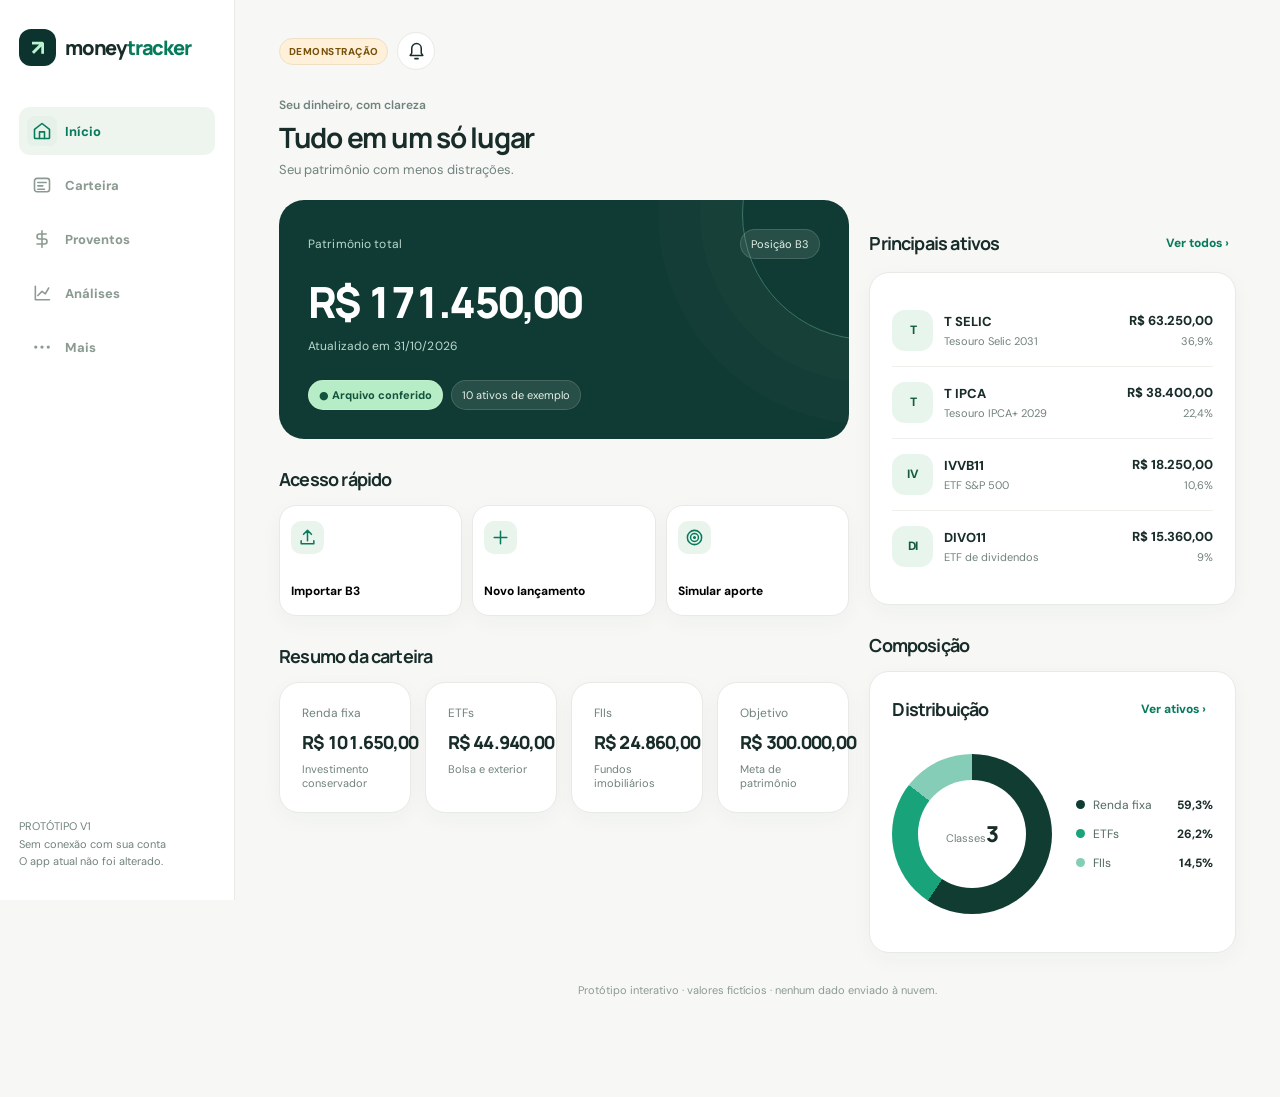
<file: prototipo/index.html>
<!doctype html>
<html lang="pt-BR">
<head>
<meta charset="utf-8"><meta name="viewport" content="width=device-width,initial-scale=1,viewport-fit=cover">
<meta name="theme-color" content="#092e29"><meta name="color-scheme" content="light">
<title>MoneyTracker • Nova experiência — Protótipo</title>
<style>
@import url('https://fonts.googleapis.com/css2?family=DM+Sans:wght@400;500;600;700;800&family=Manrope:wght@400;500;600;700;800&display=swap');
:root{--ink:#182c29;--muted:#71827d;--deep:#0d332e;--accent:#087a5c;--mint:#a6e7bc;--bg:#f7f8f6;--surface:#fff;--line:#e7eae5;--light:#e8f4ec;--amber:#e2a13e;--radius:20px;--shadow:0 6px 22px rgba(20,45,38,.035);font-family:'DM Sans',Inter,system-ui,sans-serif;color:var(--ink);background:var(--bg)}*{box-sizing:border-box}body{margin:0;font-size:14px}button,input,select{font:inherit}button{cursor:pointer}button:focus-visible,input:focus-visible,select:focus-visible{outline:3px solid #7ad6a7;outline-offset:2px}a{color:var(--accent)}button{border:0}svg{display:block}h1,h2,h3,p{margin:0}h1,h2,h3{font-family:Manrope,'DM Sans',sans-serif;letter-spacing:-.045em}h1{font-size:28px;line-height:1.23}h2{font-size:19px}h3{font-size:15px}.small{font-size:12px}.tiny{font-size:11px}.muted{color:var(--muted)}.strong{font-weight:800}.num{font-variant-numeric:tabular-nums}.shell{min-height:100vh}.sidebar{display:none}.main{max-width:1160px;margin:auto;padding:22px 20px 116px}.topbar{display:flex;align-items:center;justify-content:space-between;gap:12px;margin-bottom:27px}.brand{display:flex;align-items:center;gap:9px}.brand-symbol{display:grid;place-items:center;width:37px;height:37px;border-radius:12px;background:var(--deep);color:#baf3d0;font-weight:900;font-size:21px}.brand-name{font-family:Manrope,sans-serif;font-size:20px;font-weight:800;letter-spacing:-.06em}.brand-name span{color:var(--accent)}.topright{display:flex;align-items:center;gap:9px}.demo-chip{background:#fff0d9;color:#77520d;border:1px solid #f0dfc2;border-radius:99px;font-size:10px;padding:6px 9px;font-weight:800;letter-spacing:.045em}.round{display:grid;place-items:center;width:38px;height:38px;border:1px solid var(--line);background:white;border-radius:50%;color:var(--ink)}.round svg,.navbtn svg,.action-icon svg,.iconbox svg{width:19px;height:19px;stroke:currentColor;stroke-width:1.9;fill:none;stroke-linecap:round;stroke-linejoin:round}.heading{margin-bottom:20px}.heading .eyebrow{color:var(--muted);font-size:12px;font-weight:600;margin-bottom:7px}.heading h1{margin-bottom:6px}.heading .subtitle{font-size:13px;color:var(--muted);line-height:1.5}.page{display:none;animation:in .18s ease-out}.page.active{display:block}@keyframes in{from{opacity:.5;transform:translateY(4px)}to{opacity:1;transform:none}}.grid{display:grid;gap:14px}.kpis{grid-template-columns:repeat(2,minmax(0,1fr))}.card{background:var(--surface);border:1px solid var(--line);border-radius:var(--radius);padding:18px;box-shadow:var(--shadow);min-width:0}.hero{background:#103b34;color:white;border:0;border-radius:25px;padding:24px;overflow:hidden;position:relative}.hero:before{content:"";width:250px;height:250px;border:1px solid #3b7566;border-radius:50%;position:absolute;right:-145px;top:-112px;box-shadow:0 0 0 42px #ffffff04,0 0 0 84px #ffffff03;pointer-events:none}.hero-top{display:flex;justify-content:space-between;align-items:center;gap:8px;position:relative}.hero-label{color:#b9d8cd;font-size:12px;letter-spacing:.01em}.hero-amount{font-family:Manrope,sans-serif;font-size:clamp(29px,6.8vw,42px);font-weight:800;letter-spacing:-.065em;margin:13px 0 7px;white-space:nowrap;position:relative}.hero-bottom{display:flex;align-items:center;gap:8px;flex-wrap:wrap;margin-top:26px;position:relative}.hero-pill{font-size:11px;background:#ffffff19;border:1px solid #ffffff23;color:#e4f3e9;padding:7px 10px;border-radius:99px}.hero-pill.positive{background:#b7edc6;color:#15543d;font-weight:800}.sectionhead{display:flex;align-items:center;justify-content:space-between;gap:10px;margin:28px 0 14px}.sectionhead h2{font-size:18px}.textlink{font-size:12px;background:transparent;color:var(--accent);font-weight:800;padding:7px}.kpi-title{font-size:12px;color:var(--muted);margin-bottom:9px}.kpi-value{font-family:Manrope,sans-serif;font-weight:800;font-size:18px;letter-spacing:-.05em}.kpi-foot{font-size:11px;color:var(--muted);margin-top:8px}.pill{border-radius:99px;padding:6px 9px;font-size:11px;font-weight:700;background:#ecf4ef;color:#237452}.pill.gray{background:#f0f2f0;color:#6a7670}.pill.gold{background:#fff5e5;color:#9c6c1b}.actions{display:grid;grid-template-columns:repeat(3,minmax(0,1fr));gap:10px}.action{display:flex;min-height:111px;flex-direction:column;align-items:flex-start;justify-content:space-between;padding:15px 11px;background:white;border:1px solid var(--line);border-radius:17px;text-align:left;box-shadow:var(--shadow)}.action-icon{width:33px;height:33px;border-radius:10px;background:var(--light);color:var(--accent);display:grid;place-items:center}.action-text{font-size:12px;line-height:1.3;font-weight:750}.allocation{display:flex;align-items:center;gap:24px}.donut{width:160px;height:160px;flex:none;border-radius:50%;display:grid;place-items:center;background:conic-gradient(#103c32 0 54.5%,#19a37b 54.5% 75.8%,#86cdb7 75.8% 100%);transition:background .2s}.donut-inner{width:108px;height:108px;border-radius:50%;background:white;display:grid;place-items:center;text-align:center}.donut-inner strong{font:800 22px Manrope;letter-spacing:-.05em}.legend{display:grid;gap:13px;flex:1}.legend-item{display:flex;justify-content:space-between;gap:8px;font-size:12px}.legend-item span{display:inline-flex;align-items:center;gap:8px;color:#546a62}.dot{display:inline-block;width:9px;height:9px;border-radius:50%;flex:none}.list{display:grid}.asset{display:flex;align-items:center;gap:11px;padding:15px 0;border-bottom:1px solid #edf0eb;text-align:left;background:transparent;width:100%;color:var(--ink)}.asset:last-child{border-bottom:none}.monogram{width:41px;height:41px;flex:none;background:#e8f5ed;color:#145a43;border-radius:13px;display:grid;place-items:center;font-weight:800;font-size:12px;letter-spacing:-.05em}.asset-body{flex:1;min-width:0}.asset-title{font-weight:800;font-size:13px}.asset-sub{color:var(--muted);font-size:11px;margin-top:4px;white-space:nowrap;overflow:hidden;text-overflow:ellipsis}.asset-value{font-weight:800;font-size:13px;white-space:nowrap}.asset-part{font-size:11px;color:var(--muted);margin-top:5px;text-align:right}.searchwrap{display:flex;gap:10px;align-items:center;background:white;border:1px solid var(--line);border-radius:14px;padding:0 13px;margin-bottom:13px}.searchwrap input{border:0;background:transparent;outline:none;padding:13px 0;flex:1;min-width:0}.filters{display:flex;gap:7px;overflow-x:auto;padding-bottom:5px;scrollbar-width:none}.filter{white-space:nowrap;border:1px solid var(--line);border-radius:99px;padding:9px 13px;background:#fff;color:#71847b;font-size:12px;font-weight:750}.filter.on{background:var(--deep);color:white;border-color:var(--deep)}.statrow{display:flex;justify-content:space-between;padding:11px 0;border-bottom:1px solid var(--line);font-size:13px;gap:9px}.statrow:last-child{border-bottom:0}.statrow .label{color:var(--muted)}.linebar{height:9px;border-radius:99px;overflow:hidden;background:#edf2ee;margin:12px 0 9px}.linebar>div{height:100%;background:#169a70;border-radius:99px;transition:width .2s}.monthbars{display:flex;align-items:flex-end;height:155px;gap:9px;padding-top:16px}.barcol{flex:1;min-width:0;display:grid;align-items:end;justify-items:center;height:100%;gap:6px}.barcol .bar{width:min(100%,26px);background:#a3d7b5;border-radius:7px 7px 4px 4px;transition:height .2s}.barcol .bar.on{background:#087c5c}.barcol small{font-size:9px;color:var(--muted)}.receipt{display:flex;gap:12px;align-items:center;padding:13px 0;border-bottom:1px solid var(--line)}.receipt:last-child{border:0}.receipt .value{margin-left:auto;font-weight:800;color:#117a55;font-size:13px}.receipt .date{font-size:11px;color:var(--muted)}.tabline{display:flex;gap:8px;margin-bottom:18px}.tab{border-radius:99px;padding:10px 15px;background:#edf1ed;color:#586f65;font-size:12px;font-weight:750}.tab.on{background:var(--deep);color:white}.goalhero{background:#e7f3eb;border:1px solid #d2e7d9;padding:19px;border-radius:19px}.goalhero .number{font:800 26px Manrope;letter-spacing:-.06em;margin:9px 0}.rangebox{display:grid;gap:13px}.field{display:grid;gap:7px}.field label{color:#687e75;font-size:12px;font-weight:700}.input{border:1px solid #dfe5df;border-radius:12px;padding:12px;background:#fff;color:var(--ink);width:100%;outline:none}.input:focus{border-color:var(--accent)}.rangepair{display:flex;align-items:center;justify-content:space-between}.range{width:100%;accent-color:#0d8461}.summary{display:flex;justify-content:space-between;gap:8px;align-items:center;padding:16px;background:#f0f7f1;border-radius:15px}.summary strong{font:800 20px Manrope}.rule{display:flex;align-items:flex-start;gap:11px;padding:16px 0;border-bottom:1px solid var(--line)}.rule:last-child{border:0}.rule-icon{width:35px;height:35px;border-radius:11px;background:#edf5ec;color:var(--accent);display:grid;place-items:center;flex:none;font-weight:800}.rule .title{font-weight:800;font-size:13px}.rule .desc{color:var(--muted);font-size:12px;line-height:1.45;margin-top:4px}.setting{display:flex;align-items:center;justify-content:space-between;gap:12px;padding:17px 0;border-bottom:1px solid var(--line)}.setting:last-child{border:0}.setting h3{font-size:13px}.setting p{color:var(--muted);font-size:11px;margin-top:4px}.setting button{background:#eef3f0;color:var(--accent);padding:9px 12px;border-radius:10px;font-weight:750;font-size:12px}.notice{padding:14px;background:#fbf3e4;border-radius:14px;color:#84642e;font-size:12px;line-height:1.5}.btn{background:var(--deep);color:#fff;padding:13px 18px;border-radius:13px;font-weight:800;font-size:13px}.btn.light{color:#135c46;background:#e7f4eb}.btn.outline{background:white;border:1px solid var(--line);color:var(--ink)}.btn.block{width:100%}.empty{text-align:center;color:var(--muted);padding:22px;font-size:13px}.nav{position:fixed;z-index:10;left:0;right:0;bottom:0;display:grid;grid-template-columns:repeat(5,1fr);align-items:center;background:rgba(255,255,255,.97);border-top:1px solid #e5eae4;box-shadow:0 -4px 16px #00000005;padding:9px max(5px,env(safe-area-inset-right)) calc(8px + env(safe-area-inset-bottom))}.navbtn{background:transparent;color:#8b9b91;display:flex;flex-direction:column;align-items:center;justify-content:center;gap:4px;padding:6px 0;font-size:10px;font-weight:750;border-radius:11px}.navbtn.active{color:var(--accent)}.navbtn.active svg{background:#e6f2e9;border-radius:7px;box-sizing:content-box;padding:5px;margin:-5px}.modal-root[hidden]{display:none}.modal-root{position:fixed;z-index:30;inset:0;background:rgba(7,33,25,.36);display:flex;align-items:flex-end;justify-content:center}.sheet{background:white;border-radius:23px 23px 0 0;width:100%;max-width:540px;padding:21px 21px calc(28px + env(safe-area-inset-bottom));box-shadow:0 15px 60px #14291e38;max-height:86vh;overflow:auto}.sheet-top{display:flex;align-items:center;justify-content:space-between;margin-bottom:19px}.sheet .close{width:34px;height:34px;border-radius:50%;background:#eff3ee;font-size:22px;color:var(--ink)}.spacer{height:13px}.two{grid-template-columns:repeat(2,minmax(0,1fr))}.page-foot{text-align:center;color:#8b9a90;font-size:11px;margin:30px 0 10px}.desk{display:none}.hide{display:none!important}.filelist{display:grid;gap:6px}.fileitem{background:#f3f7f3;border-radius:10px;padding:12px;font-size:12px;word-break:break-all}.select{border:1px solid var(--line);border-radius:10px;padding:9px;background:white;color:var(--ink);font-weight:650}.flex{display:flex;align-items:center;justify-content:space-between;gap:12px}.stack{display:grid;gap:14px}.topgap{margin-top:14px}.tick{font-size:16px;color:var(--accent)}.divider{height:1px;background:var(--line);margin:16px 0}.data-note{display:inline-block;margin-top:7px;color:#c0d6ca;font-size:10px}.linkbtn{background:transparent;text-align:left;color:#177653;font-weight:750;font-size:12px;padding:8px 0}.hiddenfile{display:none}.tip{font-size:11px;color:#8a9b91;margin-top:7px;line-height:1.45}
@media(min-width:790px){.shell{display:grid;grid-template-columns:235px minmax(0,1fr)}.sidebar{display:flex;position:sticky;top:0;height:100vh;flex-direction:column;padding:29px 19px;background:white;border-right:1px solid var(--line)}.sidebar .brand{margin-bottom:41px}.sidebar .navbuttons{display:grid;gap:6px}.sidebar .navbtn{display:flex;flex-direction:row;justify-content:flex-start;gap:13px;text-align:left;font-size:13px;border-radius:11px;padding:14px 13px}.sidebar .navbtn svg{width:20px;height:20px}.sidebar .navbtn.active{background:#edf5ee}.sidebar .subtle{margin-top:auto;font-size:11px;color:var(--muted);line-height:1.6}.main{width:100%;padding:32px 44px 90px;max-width:1080px}.topbar>.brand{display:none}.nav{display:none}.kpis{grid-template-columns:repeat(4,1fr)}.page-columns{display:grid;grid-template-columns:minmax(0,1.4fr) minmax(300px,.9fr);gap:20px}.main .card{padding:22px}.hero{padding:29px}.allocation{min-height:192px}.hero-amount{font-size:43px}.sectionhead{margin-top:28px}.desktop-keep{display:block}.two-col{display:grid;grid-template-columns:1fr 1fr;gap:20px}.sheet{border-radius:22px;align-self:center;padding:25px}.modal-root{align-items:center}}
@media(max-width:380px){.allocation{gap:13px}.donut{width:128px;height:128px}.donut-inner{width:88px;height:88px}.actions{gap:7px}.hero{padding:19px}.hero-amount{font-size:28px}.legend-item{font-size:11px}.action-text{font-size:11px}.main{padding:18px 14px 110px}}
</style>
</head>
<body>
<svg style="position:absolute;width:0;height:0;overflow:hidden" xmlns="http://www.w3.org/2000/svg"><symbol id="i-home" viewBox="0 0 24 24"><path d="m3 10 9-7 9 7v10a1 1 0 0 1-1 1H4a1 1 0 0 1-1-1z"/><path d="M9 21v-8h6v8"/></symbol><symbol id="i-portfolio" viewBox="0 0 24 24"><rect x="3" y="4" width="18" height="16" rx="3"/><path d="M7 9h10M7 13h6M7 17h8"/></symbol><symbol id="i-money" viewBox="0 0 24 24"><path d="M12 2v20M17 6H9a3 3 0 0 0 0 6h6a3 3 0 0 1 0 6H6"/></symbol><symbol id="i-chart" viewBox="0 0 24 24"><path d="M4 20V4M4 20h17M7 15l5-5 4 3 4-7"/></symbol><symbol id="i-more" viewBox="0 0 24 24"><circle cx="4.5" cy="12" r="1"/><circle cx="12" cy="12" r="1"/><circle cx="19.5" cy="12" r="1"/></symbol><symbol id="i-upload" viewBox="0 0 24 24"><path d="M12 16V3m-5 5 5-5 5 5M4 16v4h16v-4"/></symbol><symbol id="i-plus" viewBox="0 0 24 24"><path d="M12 4v16M4 12h16"/></symbol><symbol id="i-target" viewBox="0 0 24 24"><circle cx="12" cy="12" r="9"/><circle cx="12" cy="12" r="5"/><circle cx="12" cy="12" r="1"/></symbol><symbol id="i-bell" viewBox="0 0 24 24"><path d="M6 8a6 6 0 0 1 12 0v6l2 3H4l2-3zM10 21h4"/></symbol><symbol id="i-chevron" viewBox="0 0 24 24"><path d="m9 18 6-6-6-6"/></symbol><symbol id="i-search" viewBox="0 0 24 24"><circle cx="11" cy="11" r="7"/><path d="m16 16 5 5"/></symbol><symbol id="i-filter" viewBox="0 0 24 24"><path d="M4 7h16M7 12h10M10 17h4"/></symbol></svg>
<div class="shell"><aside class="sidebar"><div class="brand"><div class="brand-symbol">↗</div><div class="brand-name">money<span>tracker</span></div></div><div class="navbuttons" id="desk-nav"></div><div class="subtle">PROTÓTIPO V1<br>Sem conexão com sua conta<br>O app atual não foi alterado.</div></aside><main class="main"><header class="topbar"><div class="brand"><div class="brand-symbol">↗</div><div class="brand-name">money<span>tracker</span></div></div><div class="topright"><span class="demo-chip">DEMONSTRAÇÃO</span><button class="round" id="bell" aria-label="Avisos"><svg><use href="#i-bell"/></svg></button></div></header><div id="pages"></div><div class="page-foot">Protótipo interativo · valores fictícios · nenhum dado enviado à nuvem.</div></main></div><nav class="nav" id="mobile-nav" aria-label="Navegação principal"></nav><div id="modal-root" class="modal-root" hidden></div>
<script>
(()=>{'use strict';
const $=(s,root=document)=>root.querySelector(s), all=(s,root=document)=>Array.from(root.querySelectorAll(s)), brl=v=>new Intl.NumberFormat('pt-BR',{style:'currency',currency:'BRL'}).format(v), integer=v=>new Intl.NumberFormat('pt-BR').format(v), pct=v=>new Intl.NumberFormat('pt-BR',{maximumFractionDigits:1}).format(v)+'%', esc=v=>String(v??'').replace(/[&<>"']/g,x=>({'&':'&amp;','<':'&lt;','>':'&gt;','"':'&quot;',"'":'&#39;'}[x]));
const DATA=[
{symbol:'T SELIC',name:'Tesouro Selic 2031',group:'Renda fixa',qty:1.75,value:63250,color:'#103c32'},
{symbol:'T IPCA',name:'Tesouro IPCA+ 2029',group:'Renda fixa',qty:6.2,value:38400,color:'#103c32'},
{symbol:'DIVO11',name:'ETF de dividendos',group:'ETFs',qty:120,value:15360,color:'#19a37b'},
{symbol:'BOVA11',name:'ETF Ibovespa',group:'ETFs',qty:52,value:8870,color:'#19a37b'},
{symbol:'IVVB11',name:'ETF S&P 500',group:'ETFs',qty:39,value:18250,color:'#19a37b'},
{symbol:'GOLD11',name:'ETF Ouro',group:'ETFs',qty:100,value:2460,color:'#19a37b'},
{symbol:'MXRF11',name:'Fundo imobiliário',group:'FIIs',qty:680,value:6070,color:'#86cdb7'},
{symbol:'HGLG11',name:'Fundo imobiliário logístico',group:'FIIs',qty:42,value:6430,color:'#86cdb7'},
{symbol:'KNCR11',name:'Fundo imobiliário de papel',group:'FIIs',qty:63,value:6680,color:'#86cdb7'},
{symbol:'XPML11',name:'Fundo imobiliário shoppings',group:'FIIs',qty:55,value:5680,color:'#86cdb7'},
];
const SERIES=[90,118,145,117,168,160,195,190,225,183,275,240];
const payments=[{symbol:'MXRF11',date:'15 out',val:62.50},{symbol:'KNCR11',date:'14 out',val:78.40},{symbol:'HGLG11',date:'14 out',val:46.25},{symbol:'XPML11',date:'25 set',val:59.40},{symbol:'DIVO11',date:'10 set',val:0}].filter(p=>p.val>0);
const navs=[['inicio','i-home','Início'],['carteira','i-portfolio','Carteira'],['proventos','i-money','Proventos'],['analises','i-chart','Análises'],['mais','i-more','Mais']];
const state={page:'inicio',group:'Todos',search:'',sort:'value',incomePeriod:'12 meses',tab:'objetivos',investment:1000,goal:300000,monthly:2500,years:5,files:[],localEntries:[]};
const total=()=>DATA.reduce((s,r)=>s+r.value,0),sumGroup=group=>DATA.filter(a=>a.group===group).reduce((s,a)=>s+a.value,0),date='31/10/2026';
const ic=(i)=>`<svg aria-hidden="true"><use href="#${i}"/></svg>`;
function card(content,cls=''){return `<section class="card ${cls}">${content}</section>`}
function heading(title,subtitle,eyebrow='Visão geral'){return `<div class="heading"><div class="eyebrow">${eyebrow}</div><h1>${title}</h1>${subtitle?`<p class="subtitle">${subtitle}</p>`:''}</div>`}
function iconCard(icon,title,go){return `<button type="button" class="action" data-action="${go}"><span class="action-icon">${ic(icon)}</span><span class="action-text">${title}</span></button>`}
function hero(){return `<section class="hero"><div class="hero-top"><span class="hero-label">Patrimônio total</span><span class="hero-pill">Posição B3</span></div><div class="hero-amount num">${brl(total())}</div><div class="hero-label">Atualizado em ${date}</div><div class="hero-bottom"><span class="hero-pill positive">● Arquivo conferido</span><span class="hero-pill">${DATA.length} ativos de exemplo</span></div></section>`}
function allocation(){const grps=[['Renda fixa','#103c32'],['ETFs','#19a37b'],['FIIs','#86cdb7']];let acc=0;const sections=grps.map(([name,color])=>{let a=acc;acc+=sumGroup(name)/total()*100;return `${color} ${a}% ${acc}%`}).join(',');return card(`<div class="sectionhead" style="margin-top:0"><h2>Distribuição</h2><button class="textlink" data-go="carteira">Ver ativos ›</button></div><div class="allocation"><div class="donut" style="background:conic-gradient(${sections})"><div class="donut-inner"><div><span class="tiny muted">Classes</span><strong>3</strong></div></div></div><div class="legend">${grps.map(([g,color])=>`<div class="legend-item"><span><i class="dot" style="background:${color}"></i>${g}</span><b>${pct(sumGroup(g)/total()*100)}</b></div>`).join('')}</div></div>`) }
function item(row){return `<button class="asset" data-asset="${esc(row.symbol)}"><span class="monogram">${esc(row.symbol.slice(0,2))}</span><span class="asset-body"><div class="asset-title">${esc(row.symbol)}</div><div class="asset-sub">${esc(row.name)}</div></span><span><div class="asset-value num">${brl(row.value)}</div><div class="asset-part">${pct(row.value/total()*100)}</div></span></button>`}
function inicio(){const top=[...DATA].sort((a,b)=>b.value-a.value).slice(0,4);return heading('Tudo em um só lugar','Seu patrimônio com menos distrações.','Seu dinheiro, com clareza')+`<div class="page-columns"><div><div class="grid">${hero()}</div><div class="sectionhead"><h2>Acesso rápido</h2></div><div class="actions">${iconCard('i-upload','Importar B3','importar')}${iconCard('i-plus','Novo lançamento','novo')}${iconCard('i-target','Simular aporte','simular')}</div><div class="sectionhead"><h2>Resumo da carteira</h2></div><div class="grid kpis">${[['Renda fixa',sumGroup('Renda fixa'),'Investimento conservador'],['ETFs',sumGroup('ETFs'),'Bolsa e exterior'],['FIIs',sumGroup('FIIs'),'Fundos imobiliários'],['Objetivo',state.goal,'Meta de patrimônio']].map(([title,value,note])=>card(`<div class="kpi-title">${title}</div><div class="kpi-value num">${brl(value)}</div><div class="kpi-foot">${note}</div>`)).join('')}</div></div><div><div class="sectionhead"><h2>Principais ativos</h2><button class="textlink" data-go="carteira">Ver todos ›</button></div>${card(`<div class="list">${top.map(item).join('')}</div>`)}<div class="sectionhead"><h2>Composição</h2></div>${allocation()}</div></div>`}
function carteira(){let rows=DATA.filter(r=>(state.group==='Todos'||r.group===state.group)&&(`${r.symbol} ${r.name}`.toLowerCase().includes(state.search.toLowerCase())));rows.sort(state.sort==='name'?(a,b)=>a.symbol.localeCompare(b.symbol):(a,b)=>b.value-a.value);return heading('Sua carteira','Encontre qualquer ativo rapidamente.','Investimentos')+`${card(`<div class="flex"><div><div class="tiny muted">Total investido</div><h1 style="font-size:26px;margin:6px 0">${brl(total())}</h1></div><span class="pill">${DATA.length} posições</span></div><div class="tip">Valores demonstrativos de uma posição B3 fictícia.</div>`)}<div class="sectionhead"><h2>Seus ativos</h2><select class="select" id="sort"><option value="value" ${state.sort==='value'?'selected':''}>Maior valor</option><option value="name" ${state.sort==='name'?'selected':''}>A–Z</option></select></div><div class="searchwrap">${ic('i-search')}<input id="q" placeholder="Buscar ativo ou fundo" value="${esc(state.search)}" aria-label="Buscar ativo"></div><div class="filters">${['Todos','Renda fixa','ETFs','FIIs'].map(g=>`<button class="filter ${state.group===g?'on':''}" data-group="${g}">${g}</button>`).join('')}</div><div class="topgap">${card(`<div class="list" id="assets-list">${rows.length?rows.map(item).join(''):'<div class="empty">Nenhum ativo encontrado.</div>'}</div>`)}</div><div class="sectionhead"><h2>Distribuição da carteira</h2></div>${allocation()}`}
function proventos(){let max=Math.max(...SERIES),income=SERIES.reduce((a,b)=>a+b,0);return heading('Proventos','Rendimentos sem tabelas intermináveis.','Renda passiva')+`<section class="hero"><div class="hero-label">Recebido nos últimos 12 meses</div><div class="hero-amount">${brl(income)}</div><div class="hero-label">Valores simulados para demonstrar a nova interface</div><div class="hero-bottom"><span class="hero-pill">Média ${brl(income/12)}/mês</span></div></section><div class="sectionhead"><h2>Evolução mensal</h2><select id="incomePeriod" class="select"><option>12 meses</option><option>2026</option></select></div>${card(`<div class="monthbars">${SERIES.map((v,i)=>`<div class="barcol"><span class="bar ${i===SERIES.length-1?'on':''}" style="height:${Math.max(4,v/max*116)}px" title="${brl(v)}"></span><small>${['Nov','Dez','Jan','Fev','Mar','Abr','Mai','Jun','Jul','Ago','Set','Out'][i]}</small></div>`).join('')}</div>`)}<div class="sectionhead"><h2>Últimos pagamentos</h2><span class="pill gray">Demonstração</span></div>${card(`<div class="list">${payments.map(p=>`<div class="receipt"><span class="monogram">${p.symbol.slice(0,2)}</span><div><strong>${p.symbol}</strong><div class="date">${p.date}</div></div><span class="value num">+ ${brl(p.val)}</span></div>`).join('')}</div>`)}<div class="sectionhead"><h2>Novas funções</h2></div>${card(`<div class="rule"><span class="rule-icon">↻</span><div><div class="title">Calendário de proventos</div><p class="desc">Concentrar datas e históricos de rendimentos.</p></div></div><div class="rule"><span class="rule-icon">↗</span><div><div class="title">Evolução da renda</div><p class="desc">Comparar meses e identificar crescimento, sem misturar aporte com rendimento.</p></div></div>`)}`}
function simulation(){const val=total(),ap=state.monthly,annual=.08,rate=Math.pow(1+annual,1/12)-1,m=state.years*12;let amount=val*Math.pow(1+rate,m)+ap*(Math.pow(1+rate,m)-1)/rate;return amount}
function analises(){const goalProgress=Math.min(100,total()/state.goal*100);return heading('Seu próximo passo','Decisões mais claras, com números.','Planejamento')+`<div class="tabline"><button class="tab ${state.tab==='objetivos'?'on':''}" data-tab="objetivos">Objetivos</button><button class="tab ${state.tab==='aportes'?'on':''}" data-tab="aportes">Simulador</button><button class="tab ${state.tab==='alertas'?'on':''}" data-tab="alertas">Alertas</button></div><div id="analysis-pane">${analysisPane()}</div>`}
function analysisPane(){if(state.tab==='objetivos'){let p=Math.min(100,total()/state.goal*100);return `${card(`<div class="flex"><h2>Meu patrimônio</h2><span class="pill">${pct(p)} atingido</span></div><div class="goalhero topgap"><div class="small muted">Meta configurada</div><div class="number">${brl(state.goal)}</div><div class="linebar"><div style="width:${p}%"></div></div><div class="flex"><span class="small muted">Atual ${brl(total())}</span><strong class="small">Faltam ${brl(Math.max(0,state.goal-total()))}</strong></div></div><div class="spacer"></div><div class="field"><label for="goal">Alterar meta (R$)</label><input id="goal" class="input" inputmode="decimal" type="number" min="1" step="1000" value="${state.goal}"></div><div class="spacer"></div><button class="btn block" data-tab="aportes">Simular como alcançar</button>`)}`}
if(state.tab==='aportes'){return `${card(`<h2>Simulador de aportes</h2><p class="small muted topgap">Projeção hipotética — não é rendimento garantido.</p><div class="rangebox topgap"><div class="rangepair"><label for="monthly" class="small muted">Aporte mensal</label><strong id="monthly-val">${brl(state.monthly)}</strong></div><input id="monthly" type="range" class="range" min="0" max="10000" step="250" value="${state.monthly}"><div class="rangepair"><label for="years" class="small muted">Prazo</label><strong id="years-val">${state.years} anos</strong></div><input id="years" type="range" class="range" min="1" max="20" step="1" value="${state.years}"><div class="summary"><div><div class="small muted">Patrimônio projetado</div><strong id="simResult">${brl(simulation())}</strong></div><span class="pill">8% a.a. hipotéticos</span></div></div><p class="tip">Parte do patrimônio fictício de ${brl(total())}. Simulação com juros compostos mensais.</p>`)}`}
return card(`<h2>Insights da carteira</h2><p class="small muted topgap">Sugestões por regras, não por inteligência artificial conectada a cotações.</p><div class="rule"><span class="rule-icon">!</span><div><div class="title">Concentração em renda fixa</div><p class="desc">${pct(sumGroup('Renda fixa')/total()*100)} dos ativos demonstrativos estão nessa classe. Compare com sua meta.</p></div></div><div class="rule"><span class="rule-icon">↗</span><div><div class="title">Próximo aporte</div><p class="desc">Simule o efeito de investir mais antes de decidir como distribuir.</p><button class="linkbtn" data-tab="aportes">Simular agora ›</button></div></div><div class="rule"><span class="rule-icon">✓</span><div><div class="title">Dados consistentes</div><p class="desc">O histórico importado e o patrimônio da posição devem ser apresentados separadamente.</p></div></div>`)}
function mais(){return heading('Ferramentas','Tudo que é importante, sem poluir a tela inicial.','Conta e dados')+`${card(`<div class="setting"><div><h3>Importar arquivos da B3</h3><p>Negociação, movimentação e posição</p></div><button data-action="importar">Abrir ›</button></div><div class="setting"><div><h3>Novo lançamento</h3><p>Registrar operação manual</p></div><button data-action="novo">Abrir ›</button></div><div class="setting"><div><h3>Exportar histórico</h3><p>Formatos B3 no aplicativo atual</p></div><button data-action="exportar">Ver ›</button></div><div class="setting"><div><h3>Configurações e conta</h3><p>Segurança, backup e sincronização</p></div><button data-action="conta">Ver ›</button></div>`)}<div class="sectionhead"><h2>Ideias para próximas versões</h2></div>${card(`<div class="rule"><span class="rule-icon">1</span><div><div class="title">Conciliação de posições</div><p class="desc">Comparar quantidade B3 × operações do histórico e explicar diferenças.</p></div></div><div class="rule"><span class="rule-icon">2</span><div><div class="title">Rebalanceamento inteligente</div><p class="desc">Simular novo aporte sem precisar vender ativos.</p></div></div><div class="rule"><span class="rule-icon">3</span><div><div class="title">Linha do tempo</div><p class="desc">Distinguir patrimônio, aportes e proventos por mês.</p></div></div>`)}<div class="notice topgap">Este é um protótipo separado. Sua conta, seus arquivos e os investimentos do MoneyTracker online não são alterados.</div>`}
function render(){const nav=navs.map(([id,icon,label])=>`<button class="navbtn ${state.page===id?'active':''}" data-go="${id}" aria-current="${state.page===id?'page':'false'}">${ic(icon)}<span>${label}</span></button>`).join('');$('#mobile-nav').innerHTML=nav;$('#desk-nav').innerHTML=nav;$('#pages').innerHTML=`<section class="page active">${({inicio,carteira,proventos,analises,mais})[state.page]()}</section>`;window.scrollTo({top:0,behavior:'instant'})}
function go(to){state.page=to;render()}
function modal(content){const root=$('#modal-root');root.hidden=false;root.innerHTML=`<div class="sheet" role="dialog" aria-modal="true"><div class="sheet-top"><h2>MoneyTracker</h2><button class="close" data-close aria-label="Fechar">×</button></div>${content}</div>`}
function close(){const root=$('#modal-root');root.hidden=true;root.innerHTML=''}
function assetDetail(symbol){const r=DATA.find(x=>x.symbol===symbol);if(!r)return;modal(`<div class="flex"><div><span class="pill gray">${esc(r.group)}</span><h1 style="margin:10px 0">${esc(r.symbol)}</h1><p class="muted small">${esc(r.name)}</p></div><div class="monogram" style="height:54px;width:54px;font-size:16px">${esc(r.symbol.slice(0,2))}</div></div><div class="spacer"></div><section class="goalhero"><div class="small muted">Valor da posição</div><div class="number">${brl(r.value)}</div><div class="flex small"><span>${pct(r.value/total()*100)} da carteira</span><b>${r.qty.toLocaleString('pt-BR')} unidades</b></div></section><div class="spacer"></div><div class="statrow"><span class="label">Classe</span><strong>${r.group}</strong></div><div class="statrow"><span class="label">Valor por unidade (estimado)</span><strong>${brl(r.value/r.qty)}</strong></div><div class="spacer"></div><button class="btn block" data-close>Concluir</button><p class="tip">Informações fictícias apenas para demonstrar a experiência.</p>`)}
function importModal(){modal(`<h2>Importar B3</h2><p class="small muted topgap">Três tipos de arquivo em um só lugar.</p><div class="stack topgap"><div class="rule"><span class="rule-icon">1</span><div><div class="title">Negociação</div><div class="desc">Compras e vendas do histórico</div></div></div><div class="rule"><span class="rule-icon">2</span><div><div class="title">Movimentação</div><div class="desc">Dividendos, juros e outros eventos</div></div></div><div class="rule"><span class="rule-icon">3</span><div><div class="title">Posição</div><div class="desc">Valor e quantidade atualizados pelo relatório</div></div></div></div><div class="spacer"></div><label for="upload-demo" class="btn block" style="display:block;text-align:center">Selecionar Excel para prévia</label><input class="hiddenfile" id="upload-demo" type="file" accept=".xlsx" multiple><div id="chosen" class="filelist topgap"></div><p class="tip">O protótipo só mostra os nomes dos arquivos selecionados. Não interpreta nem envia dados; use o aplicativo atual para importar de verdade.</p><div class="spacer"></div><a class="btn light block" style="display:block;text-align:center;text-decoration:none" href="https://sbarboza0811.github.io/moneytracker/" target="_blank" rel="noopener">Abrir app atual para importar ↗</a>`)}
function newEntry(){modal(`<h2>Novo lançamento</h2><p class="small muted topgap">Fluxo simplificado para futura implementação</p><form id="entry-form" class="stack topgap"><div class="field"><label>Tipo</label><select class="input" name="type"><option>Compra</option><option>Venda</option><option>Dividendo</option><option>Rendimento</option></select></div><div class="two grid"><div class="field"><label>Ativo</label><input name="ticker" class="input" placeholder="Ex.: DIVO11" required maxlength="18"></div><div class="field"><label>Data</label><input name="date" type="date" class="input" required value="2026-10-31"></div></div><div class="two grid"><div class="field"><label>Quantidade</label><input name="qty" class="input" type="number" step="any" min="0.00001" value="1" required></div><div class="field"><label>Valor total (R$)</label><input name="value" class="input" type="number" step="0.01" min="0" required></div></div><button class="btn block" type="submit">Conferir lançamento</button></form><div id="entry-msg" class="topgap small"></div><p class="tip">Protótipo: esta ação não grava operações na sua carteira.</p>`)}
function settingsModal(type){modal(`<h2>${type==='exportar'?'Exportar histórico':'Conta e sincronização'}</h2><div class="notice topgap">Esta área mostra a organização proposta. Na versão definitiva, serão mantidos login, backup, exportação no formato original da B3 e prevenção de duplicados.</div><div class="spacer"></div><button class="btn block" data-close>Entendi</button>`)}
function notify(){modal(`<h2>Central de avisos</h2><div class="rule"><span class="rule-icon">✓</span><div><div class="title">Sem alertas urgentes</div><div class="desc">Nenhum aviso flutuante sobre a navegação.</div></div></div><div class="rule"><span class="rule-icon">i</span><div><div class="title">Dados de demonstração</div><div class="desc">O protótipo não está conectado ao Supabase.</div></div></div>`)}
document.addEventListener('click',e=>{const nav=e.target.closest('[data-go]');if(nav){go(nav.dataset.go);return}if(e.target.closest('#bell')){notify();return}if(e.target.closest('[data-close]')||e.target.id==='modal-root'){close();return}const act=e.target.closest('[data-action]');if(act){const which=act.dataset.action;if(which==='importar')importModal();else if(which==='novo')newEntry();else if(which==='simular'){state.tab='aportes';go('analises')}else settingsModal(which);return}const asset=e.target.closest('[data-asset]');if(asset){assetDetail(asset.dataset.asset);return}const group=e.target.closest('[data-group]');if(group){state.group=group.dataset.group;render();return}const tab=e.target.closest('[data-tab]');if(tab){state.tab=tab.dataset.tab;$('#analysis-pane').innerHTML=analysisPane();all('[data-tab].tab').forEach(b=>b.classList.toggle('on',b.dataset.tab===state.tab));return}});
document.addEventListener('change',e=>{if(e.target.id==='sort'){state.sort=e.target.value;render()}if(e.target.id==='goal'){state.goal=Math.max(1,Number(e.target.value)||300000);$('#analysis-pane').innerHTML=analysisPane()}if(e.target.id==='upload-demo'){const files=[...e.target.files||[]];const el=$('#chosen');el.innerHTML=files.length?files.map(f=>`<div class="fileitem">${esc(f.name)} · ${(f.size/1024).toFixed(1)} KB</div>`).join(''):'Nenhum arquivo selecionado.';}});
document.addEventListener('input',e=>{if(e.target.id==='q'){const sel=e.target.selectionStart;state.search=e.target.value;const rows=DATA.filter(r=>(state.group==='Todos'||r.group===state.group)&&(`${r.symbol} ${r.name}`.toLowerCase().includes(state.search.toLowerCase()))).sort(state.sort==='name'?(a,b)=>a.symbol.localeCompare(b.symbol):(a,b)=>b.value-a.value);$('#assets-list').innerHTML=rows.length?rows.map(item).join(''):'<div class="empty">Nenhum ativo encontrado.</div>';return}if(e.target.id==='monthly'||e.target.id==='years'){state.monthly=Number($('#monthly').value);state.years=Number($('#years').value);$('#monthly-val').textContent=brl(state.monthly);$('#years-val').textContent=state.years+' anos';$('#simResult').textContent=brl(simulation())}});
document.addEventListener('submit',e=>{if(e.target.id!=='entry-form')return;e.preventDefault();const d=new FormData(e.target);$('#entry-msg').innerHTML=`<div class="notice"><b>Prévia:</b> ${esc(d.get('type'))} de ${esc(d.get('ticker').toUpperCase())}, ${esc(d.get('qty'))} un. em ${esc(d.get('date'))}, total ${brl(Number(d.get('value')))}. Nada foi gravado.</div>`});
render();
})();
</script>
</body></html>
</file>
